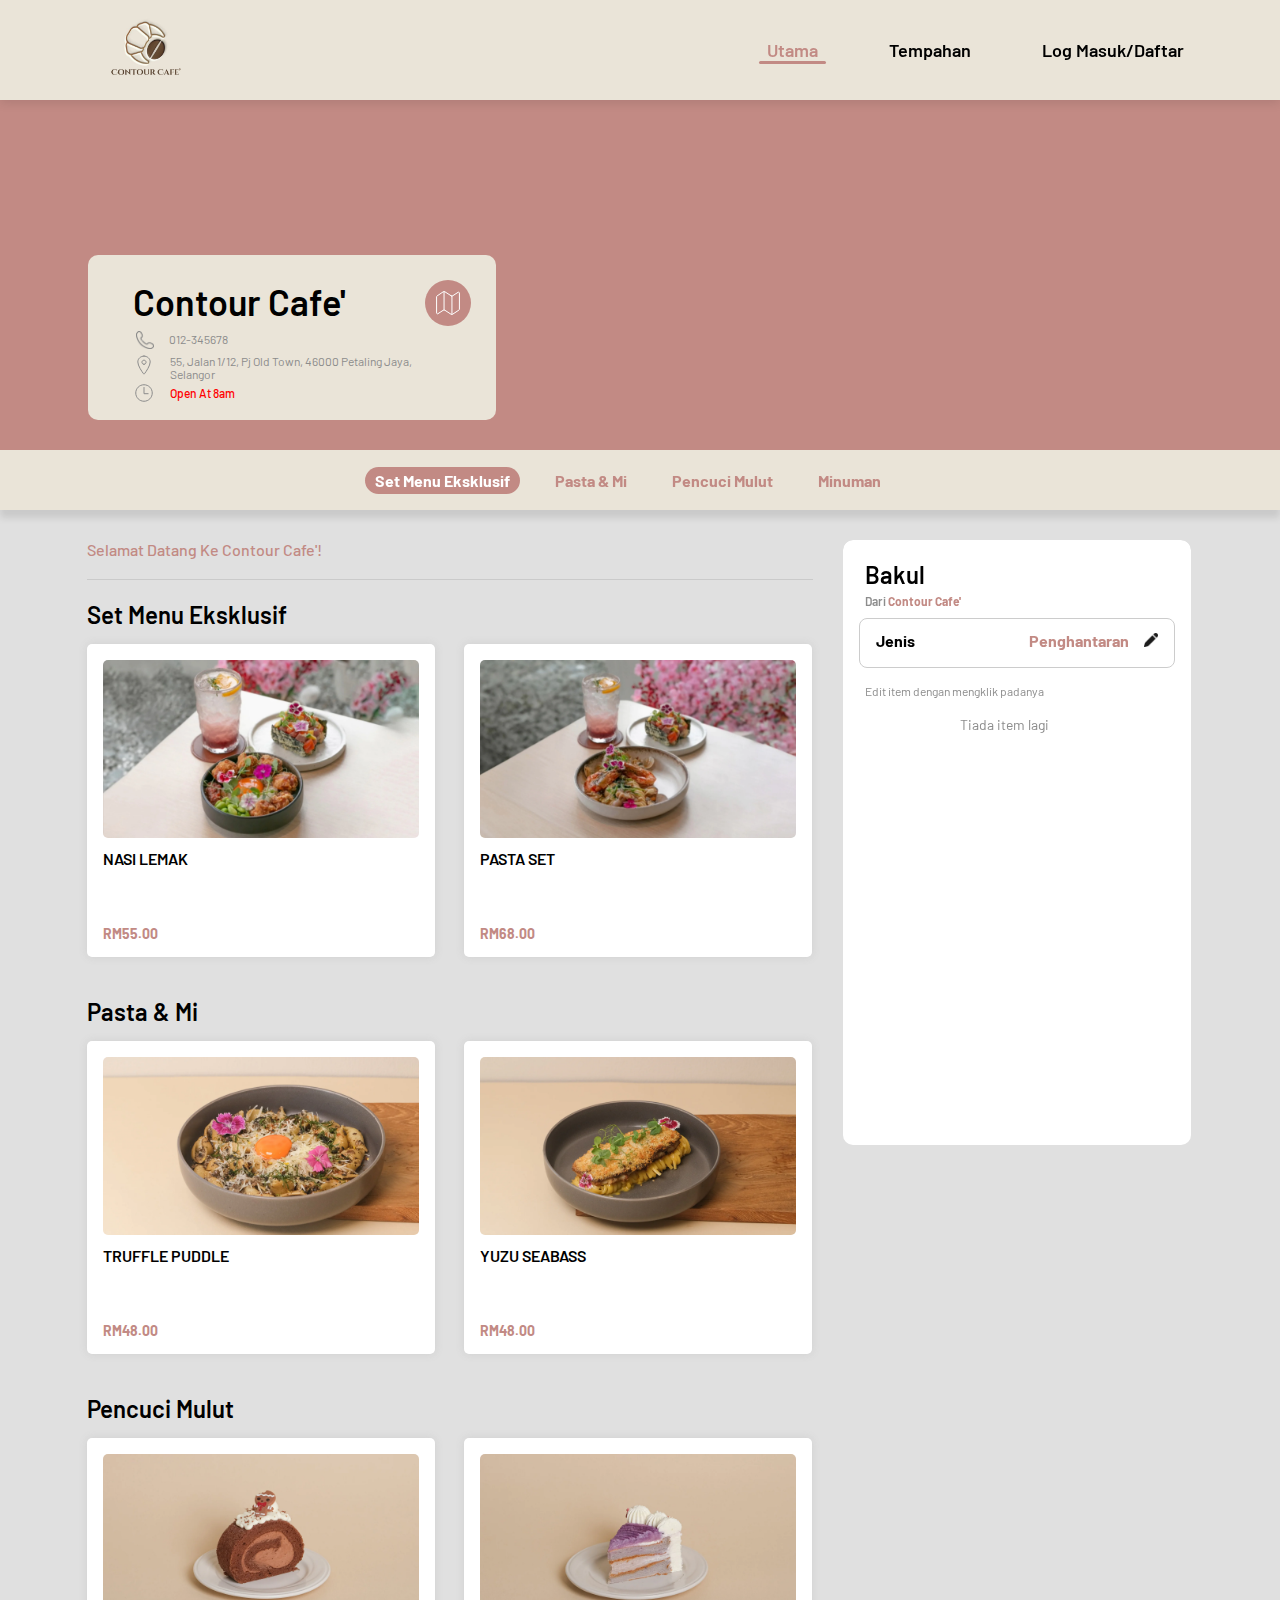
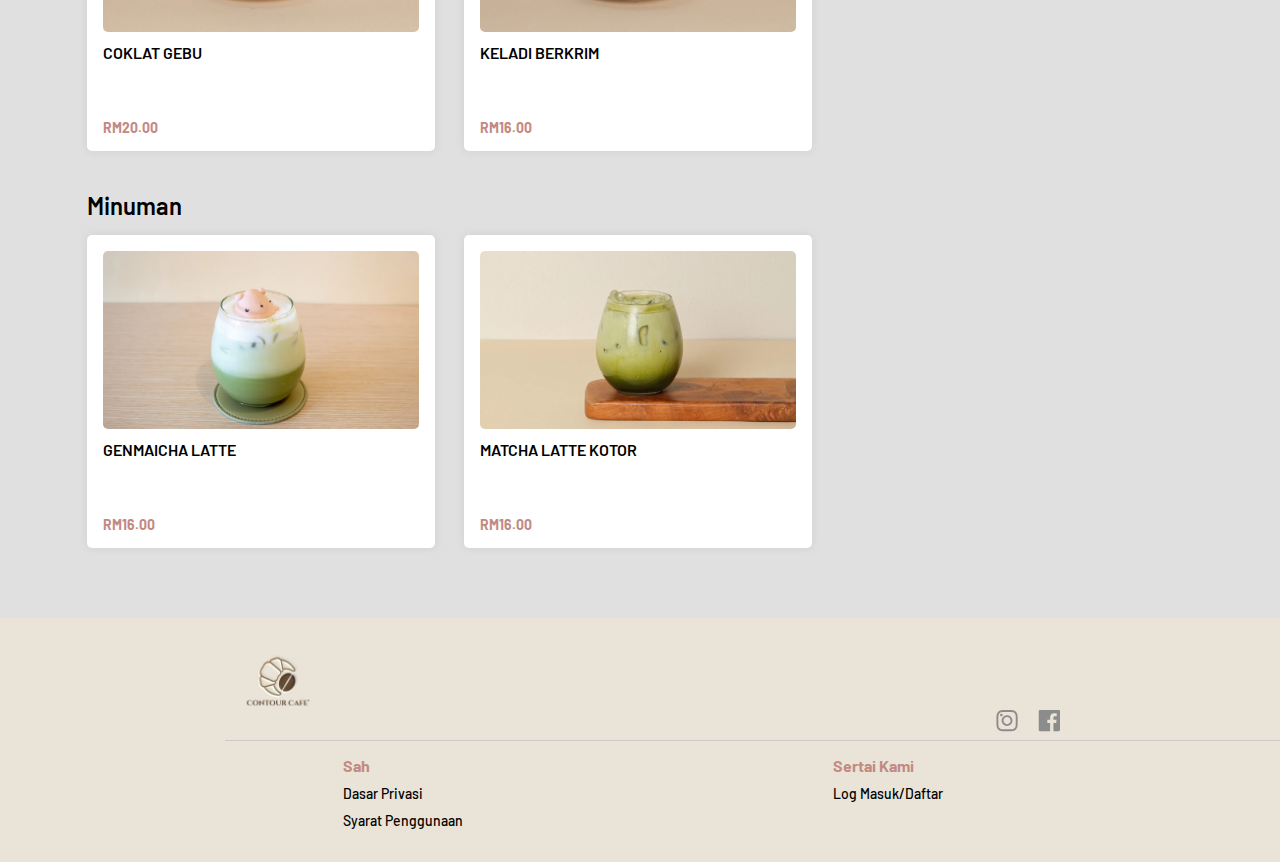
<file: index.html>
<!--WELCOME TO HOMEPAGE CONTOUR CAFE'-->

<!-- Author: Kong Jia Le' -->
<!-- Start date:12-12-2024 -->
<!-- Version: 1.0 -->
<!DOCTYPE html>
<html lang="en">
<head>
  <meta charset="UTF-8">
  <!-- Important to make website responsive-->
  <meta name="viewport" content="width=device-width, initial-scale=1.0">
  <title>Contour Cafe'</title>

  <!--Barlow fonts-->
  <link rel="preconnect" href="https://fonts.googleapis.com">
  <link rel="preconnect" href="https://fonts.gstatic.com" crossorigin>
  <link href="https://fonts.googleapis.com/css2?family=Barlow:wght@400;500;600;700&display=swap" rel="stylesheet">

  <!--Link the CSS file-->
  <link rel="stylesheet" href="css/index-style.css">
  <link rel="stylesheet" href="css/general.css">
  <link rel="stylesheet" href="css/basket-items.css">
  <link rel="stylesheet" href="css/modal-food-preview.css">
  <link rel="stylesheet" href="css/scrollbar.css">
  <link rel="icon" type="image/jpg" href="Logo image/Contour Cafe’.jpg">
  
  <!--Link the icons file-->
  <link rel="stylesheet" href="https://cdn.jsdelivr.net/npm/bootstrap-icons@1.11.3/font/bootstrap-icons.min.css">
</head>
<body id="body">
  <!--Navigation bar starts here-->
  <header>
    <div class="main-header">
      <!--Middle section starts here-->
      <div class="middle-section">
        <!--Logo section-->
        <a class="logo-link" href="">
          <img class="contour-cafe-logo" src="Logo image/Contour Cafe’.jpg" alt="">
        </a>
        <!--Links section-->
        <nav class="links-section">
          <ul>
            <li class="li-utama">
              <a class="home-link" href="#">Utama</a>
            </li>
            <li class="li-tempahan">
              <a class="order-link" href="#">Tempahan</a>
            </li>
            <li class="li-logmasuk-daftar">
              <a class="login-register-link" href="http://localhost/restaurant/signup.php">
                Log Masuk/Daftar
              </a>
            </li>
          </ul>
        </nav>
      </div>
      <!--Middle section ends here-->
    </div>
  </header>
  <!--Navigation bar ends here-->

  <!--Background image starts here-->
  <div class="div-background-image";>
    <!--Main banner starts here-->
    <div class="main-banner">
      <!--Sub banner starts here-->
      <div class="sub-banner">
        <!--Venue Details starts here-->
        <div class="venue-detail-container">

          <!--Cafe name and location icon-->
          <div class="cafe-name-and-location-icon">
            <div>
              <p class="cafe-name">Contour Cafe'</p>
            </div>
            <div class="div-banner-map-link">
                <a class="banner-map-link" target="_blank" href="https://www.google.com/maps/place/Contour/@3.0860515,101.6462004,984m/data=!3m2!1e3!4b1!4m6!3m5!1s0x31cc4befa556e89b:0x30b9864d474dcde1!8m2!3d3.0860515!4d101.6487753!16s%2Fg%2F11vd6_624y?entry=ttu&g_ep=EgoyMDI0MTIxMS4wIKXMDSoASAFQAw%3D%3D">
                  <img src="icons/banner-map.svg" alt="">
                </a>
            </div>
          </div>

          <!--Phone number, location and open hour-->
          <div class="phone-number-location-and-open-hour">

            <!--Phone number-->
            <div class="div-banner-call-icon">
              <div>
                <img class="banner-call-icon" src="icons/telephone grey.png" alt="">
              </div>
              <div class="div-phone-number">
                <span class="phone-number">012-345678</span>
              </div>
            </div>

            <!--Location-->
            <div class="div-banner-location-icon">
              <div>
                <img src="icons/banner-location.svg" alt="">
              </div>
              <div class="div-address">
                <span class="location">
                  55, Jalan 1/12, Pj Old Town, 46000 Petaling Jaya, Selangor
                </span>
              </div>
            </div>

            <!--Work hour-->
            <div class="div-work-hour">
              <div class="div-banner-time">
                <img src="icons/banner-time.svg" alt="">
              </div>
              <div class="div-open-work-hour-button">
                <button class="open-work-hour-button" id="open-work-hour-button">
                  <div>
                    Open
                  </div>
                  <button class="drop-down-button" id="drop-down-button">
                    <img class="drop-down-icon" id="drop-down-icon" src="icons/drop-down-icon.png" alt="">
                  </button>
                </button>
              </div>
            </div>

          </div>
        </div>
        <!--Venue Details ends here-->
      </div>
      <!--Sub banner ends here-->
    </div>
    <!--Main banner ends here-->
  </div>
  <!--Background image ends here-->
  
  <!--Pop up open hours menu starts here!-->
  <dialog class="open-hours-menu-dialog" id="open-hours-menu-dialog">
    <!--Inner modal above-->
    <div class="inner-modal-above">
      <div>
        <p class="opening-hours-text">Opening Hours</p>
      </div>
      <div>
        <button class="x-button" id="close-modal-button">
          <img class="close-button-image" src="icons/close-button-icon.png" alt="">
        </button>
      </div>
    </div>

      <!--Inner modal bottom-->
    <div class="inner-modal-bottom">
      <!--1st Day-->
      <div class="div-day-inner-modal">
        <div>
          <p class="first-day-inner-modal" id="1st-day">Monday:</p>
        </div>
        <div>
          <p class="first-time-inner-modal" id="1st-time">
            8am&ndash;4pm</p>
        </div>
      </div>

      <!--2nd Day-->
      <div class="div-day-inner-modal">
        <div>
          <p class="days-inner-modal" id="2nd-day">Tuesday:</p>
        </div>
        <div>
          <p class="time-inner-modal" id="2nd-time">
            8am&ndash;4pm</p>
        </div>
      </div>

      <!--3rd Day-->
      <div class="div-day-inner-modal">
        <div>
          <p class="days-inner-modal" id="3rd-day">Wednesday:</p>
        </div>
        <div>
          <p class="time-inner-modal" id="3rd-time">
            8am&ndash;6pm</p>
        </div>
      </div>

      <!--4th Day-->
      <div class="div-day-inner-modal">
        <div>
          <p class="days-inner-modal" id="4th-day">Thursday:</p>
        </div>
        <div>
          <p class="time-inner-modal" id="4th-time">
            8am&ndash;4pm</p>
        </div>
      </div>

      <!--5th Day-->
      <div class="div-day-inner-modal">
        <div>
          <p class="days-inner-modal" id="5th-day">Friday:</p>
        </div>
        <div>
          <p class="time-inner-modal" id="5th-time">
            8am&ndash;4pm</p>
        </div>
      </div>
      
      <!--6th Day-->
      <div class="div-day-inner-modal">
        <div>
          <p class="days-inner-modal" id="6th-day">Saturday:</p>
        </div>
        <div>
          <p class="time-inner-modal" id="6th-time">
            8am&ndash;6pm</p>
        </div>
      </div>

      <!--7th Day-->
      <div class="div-Sunday-inner-modal">
        <div>
          <p class="days-inner-modal" id="7th-day">Sunday:</p>
        </div>
        <div>
          <p class="time-inner-modal" id="7th-time">
            8am&ndash;6pm</p>
        </div>
      </div>

    </div>
  </dialog>
  <!--Pop up open hours menu ends here!-->

  <!--Food Section starts here!-->
  <main class="food-section">

    <!--Navigation bar Food Category starts here!-->
    <div class="navigation-bar-food-category" id="navigation-bar-food-category">
      <nav class="nav-food-category-links">
        <ul id="ul-food-category" class="ul-food-category">
          <!--EMPTY BECAUSE JS GENERATE AUTOMATICALLY-->
          <!--EMPTY BECAUSE JS GENERATE AUTOMATICALLY-->
          <!--EMPTY BECAUSE JS GENERATE AUTOMATICALLY-->
        </ul>
      </nav>
    </div>
    <!--Navigation bar Food Category ends here!-->

    <!--Food Order Menu Section starts here!-->
    <div class="food-order-menu-section-div">

      <!--Food Selection starts here!-->
      <div class="food-selection-div">
        <div>
          <p class="welcome-text">Selamat Datang Ke Contour Cafe'!</p>
        </div>

        <hr class="welcome-text-hr">
        
        <!--Food Sections and Food Previews-->
        <div class="main" id="main">
          <!--EMPTY BECAUSE JS GENERATE AUTOMATICALLY-->
          <!--EMPTY BECAUSE JS GENERATE AUTOMATICALLY-->
          <!--EMPTY BECAUSE JS GENERATE AUTOMATICALLY-->
        </div>

      </div>
      <!--Food Selection ends here!-->

      <!--Food Basket starts here!-->
      <div class="food-basket-div">
        <div class="basket-wrapper">
          <div class="basket">
            <div class="basket-main">
              <p class="basket-name">Bakul</p>
              <p style="font-size: 12px; color: rgb(140, 140, 140); margin-bottom: 10px;">Dari <strong style="color: rgb(194, 138, 132); font-size: 12px; font-weight: 700;">Contour Cafe'</strong></p>
              <a class="basket-link">
                <div class="basket-type-text" >Jenis</div>
                <div class="basket-delivery-text" >Penghantaran <img class="edit-icon" src="icons/edit icon.png" alt=""></div>
              </a>

              <p class="basket-edit-text" >Edit item dengan mengklik padanya</p>

              <div id="basket-items" class="basket-items">
                
              </div>

              <div id="checkout-summary-details" class="checkout-summary-details">
                <div class="details-top">
                  <div class="basket-subtotal-and-price">
                    <strong>Jumlah kecil</strong>
                    <strong id="subtotal-basket" class="total">RM0.00</st>
                  </div>

                  <div id="basket-tax-and-price" class="basket-tax-and-price">
                    <strong>SST(6%)</strong>
                    <strong id="tax-basket" class="total">RM0.00</stron>
                  </div>

                  <div id="rounding-and-price-basket" class="rounding-and-price-basket">
                    <strong>Membulatkan</strong>
                    <strong id="rounding-price" class="total">RM0.00</strong>
                  </div>
                </div>
                
                <div class="basket-total-and-price">
                  <strong>Jumlah</strong>
                  <strong id="total-price-basket" class="total">RM0.00</strong>
                </div>

              </div>

            </div>
            <div id="footer-basket-main" class="footer-basket-main">
              
            </div>

          </div>
        </div>
      </div>
      <!--Food Basket ends here!-->
      
    </div>
    <!--Food Order Menu Section ends here!-->

  </main>
  <!--Food Section ends here!-->

  <!--Footer starts here!-->  
  <footer>
    <div class="footer">

      <div style="display: flex; justify-content: center;">
        <div class="logo-and-socialmedia-icons-div">
          <div>
            <a href="">
              <img class="logo-image-footer" src="Logo image/Contour Cafe’.jpg" alt="">
            </a>
          </div>
          <div class="socialmedia-icons-div">
            <div class="socialmedia-icons-subdiv">
              <a class="footer-icon-link" href="https://www.instagram.com/contour.pj/?hl=en" target="_blank">
                <img class="insta-icon" src="icons/insta.svg" alt="">
              </a>
              <a class="footer-icon-link" href="https://www.facebook.com/p/ContourPJ-61551751387405/" target="_blank">
                <img class="fb-icon" src="icons/fb.svg" alt="">
              </a>
            </div>
          </div>
        </div>
      </div>
      
      <hr class="footer-hr" style="width: 1103.6px;">

      <div class="terms-and-conditions-join-us-div">

        <div class="terms-and-conditions-join-us-subdiv" >
          <div>
            <p>Sah</p>
            <a class="a-footer-link">Dasar Privasi</a>
            <a class="a-footer-link">Syarat Penggunaan</a>
          </div>
          <div>
            <p>Sertai Kami</p>
            <a href="http://localhost/restaurant/signup.php" class="a-footer-link">Log Masuk/Daftar</a>
          </div>
        </div>

      </div>

    </div>
  </footer>
  <!--Footer ends here!-->

  <!--Link the JS file-->
  <script src="js/FoodData.js"></script>
  <script src="js/generateFoodCategory.js"></script>
  <script src="js/generateFoodPreview.js"></script>
  <script src="js/generateFoodBasket.js"></script>
  <script src="js/index.js"></script>
</body>
</html>
</file>
<file: css/index-style.css>
/*
    Author: Kong Jia Le';
    Theme: Restaurant Food Order;
    version: 1.0;
*/

/*Navigation bar CSS starts here!*/
  /*Navigation bar CSS*/
  .main-header {
    position: fixed;
    top: 0;
    z-index: 10;
    width: 100%;
    height: 100px;
    display: flex;
    align-items: center;
    justify-content: center;
    background-color: #eae4d8;
    box-shadow: 0 3px 10px #0000001a;
  }

  /*Logo image CSS*/
  .contour-cafe-logo {
    width: 100px;
    height: 100px;
    border-radius: 50px; 
  }

  /*Middle navigation bar CSS*/
  .middle-section {
    display: flex;
    align-items: center;
    height: 100px;
    width: 1103.6px;
    justify-content: space-between;
    padding: 0 15px;
  }

  /*Logo and links CSS*/
  .logo,
  a {
    font-size: 18px;
    text-decoration: none;
    color: black;
    padding: 0px 8px;
  }

  /*Logo link CSS*/
  .logo-link {
    height: 100%;
  }

  /*Unordered list CSS*/
  ul {
    list-style-type: none;
    padding: 0;
    margin: 0;  
  }

  /*List items Utama and Tempahan links CSS*/
  .li-utama,
  .li-tempahan {
    margin-left: 26px;
    margin-right: 26px;
    display: inline;
  }

  /*List items Log Masuk/Daftar links CSS*/
  .li-logmasuk-daftar {
    margin-left: 26px;
    display: inline;
  }

  /*Utama link CSS*/
  .home-link {
    color: rgb(194, 138, 132);
    position: relative;
    width: max-content;
  }

  /*Before Utama link appears CSS*/
  .home-link::before {
    content: '';
    position: absolute;
    height: 3px;
    background-color: rgb(194, 138, 132);
    top: 100%;
    left: 0px;
    bottom: 0px;
    right: 0px;
    border-radius: 20px;
    transition: 0.50s ease;
    transform: scaleX(1);
    transform-origin: right;  /* Set the origin of the animation to the left */
    transition: transform 0.5s ease;  /* Transition the scale */
    cursor: pointer;
  }

  /*Tempahan link CSS*/
  .order-link {
    position: relative;
  }

  /*Hovering Tempahan link CSS*/
  .order-link:hover {
    color: rgb(194, 138, 132);
  }

  /*Log Masuk/Daftar link CSS*/
  .login-register-link {
    position: relative;
  }

  /*Hovering Log Masuk/Daftar link CSS*/
  .login-register-link:hover {
    color: rgb(194, 138, 132);
  }

  /*After Tempahan and Log Masuk/Daftar link appears CSS*/
  .order-link::after,
  .login-register-link::after {
    content: '';
    position: absolute;
    height: 3px;
    background-color: rgb(194, 138, 132);
    top: 100%;
    left: 0px;
    bottom: 0px;
    right: 0px;
    border-radius: 20px;
    transform: scaleX(0); 
    /*Underline starts from center to left and right */
    transition: transform 0.5s ease-out;  /* Transition the scale */
    cursor: pointer;
  }

  /*After Hovering Tempahan and Log Masuk/Daftar link appears CSS*/
  .order-link:hover::after,
  .login-register-link:hover::after {
    transform: scaleX(1);
  }
/*Navigation bar CSS ends here!*/

/*Background image CSS starts here*/
.div-background-image {
  background-image: url("https://ucarecdn.com/bfaaf6bc-7d48-4b9f-8766-92f6ae904c41/-/crop/6000x3376/0,0/-/resize/1600x900/");
  height: 170px;
  padding: 90px 30px;
  background-size: cover;
  background-attachment: scroll;
  background-repeat: no-repeat;
  background-position-x: 50%;
  background-position-y: 50%;
  position: relative;
  background-color: rgb(194, 138, 132);
}
/*Background image CSS ends here*/

/*Banner CSS starts here*/
  .main-banner {
    display: flex;
    justify-content: center;
    width: 100%;
    height: 165.2px;
    position: absolute;
    right: 0px;
    left: 0px;
    bottom: 30px;
  }

  .sub-banner {
    width: 1103.6px;
  }

  .venue-detail-container {
    background-color: #eae4d8;;
    width: 338px;
    height: 115.20px;
    border-radius: 10px;
    padding-left: 45px;
    padding-right: 25px;
    padding-top: 25px;
    padding-bottom: 25px;
  }

  .cafe-name-and-location-icon {
    display: flex;
    justify-content: space-between;
  }

  .cafe-name {
    font-size: 36px;
    font-weight: 600;
  }

  .div-banner-map-link {
    width: 46px;
    height: 46px;
  }

  .banner-map-link {
    display: flex;
    align-items: center;
    background-color: rgb(194, 138, 132);
    width: 30px;
    height: 46px;
    border-radius: 100px;
  }

  .banner-map-icon {
    width: 30px;
    height: 30px;
    object-fit: cover;
  }

  .div-banner-call-icon {
    display: flex;
    align-items: center;
    margin-bottom: 2px;
  }

  .banner-call-icon {
    padding-top: 5px;
    padding-left: 3px;
    width: 18px;
  }

  .phone-number,
  .location {
    color: rgb(140, 140, 140);
    font-size: 12px;
    font-weight: 400;
  }

  .div-banner-location-icon {
    display: flex;
    align-items: center;
    width: 300px;
    margin-bottom: 2px;
  }
  
  .div-phone-number,
  .div-address {
    padding-left: 15px;
    line-height: 12px;
  }

  .div-work-hour {
    display: flex;
    align-items: center;
  }

  .div-banner-time {
    display: flex;
    align-items: center;
  }

  .div-open-work-hour-button {
    display: flex;
    align-items: center;
  }

  .open-work-hour-button {
    display: flex;
    margin-left: 15px;
    width: 100px;
    font-family: Barlow;
    font-weight: 500;
    font-size: 12px;
    background-color: transparent;
    border: none;
    color: rgb(140, 140, 140);
    padding: 0px;
    cursor: pointer;
    transition: color 0.3s;
  }

  .open-work-hour-button.before-open-time {
    font-size: 12px;
    color: red;
  }

  .open-work-hour-button.before-open-time:hover {
    color: rgb(161, 0, 0);
  }

  .drop-down-button {
    background-color: transparent;
    border: none;
    cursor: pointer;
  }
  
  .drop-down-icon {
    width: 13px;
    height: 5px;
    object-fit: cover;
  }

  .drop-down-icon.close {
    visibility: hidden;
  }

  .open-work-hour-button:hover {
    color: black;
  }
/*Banner CSS ends here*/

/*Opening hours pop up modal CSS starts here*/
.open-hours-menu-dialog {
  width: 450px;
  padding: 0px;
  border: none;
  background-color: #eae4d8;
  border-radius: 10px;
  box-shadow: 0 0 20px #2c2c2c26;
  overflow: hidden;
}

.open-hours-menu-dialog[open] {
  display: flex;
  flex-direction: column;
}

.open-hours-menu-dialog::backdrop {
  background-color: rgba(0, 0, 0, 0.5);
  backdrop-filter: blur(3px);
  animation: fadeIn 0.3s ease both;
}

@keyframes fadeIn {
  from {
    opacity: 0;
  }to {
    opacity: 1;
  }
}

.inner-modal-above {
  display: flex;
  justify-content: space-between;
  align-items: center;
  width: 400px;
  height: 33.6px;
  padding: 24px 25px;
  box-shadow: 0 0 20px rgba(44, 44, 44, 0.149);
}

.opening-hours-text {
  font-size: 24px;
  font-weight: 700;
}

.x-button {
  height: 32px;
  padding: 0px;
  border: none;
  background-color: transparent;
  cursor: pointer;
}

.close-button-image {
  width: 24px;  
}

.inner-modal-bottom {
  max-height: 507.4px;
  overflow-y: auto;
  overflow-x: hidden;
  padding: 10px 32px;
}

.div-day-inner-modal {
  display: flex;
  flex-direction: row;
  justify-content: space-between;
  align-items: center;
  width: 386px;
  height: 43px;
  margin: 12px 0;
  border-bottom: solid 0.8px rgb(204, 204, 204);
}

.first-day-inner-modal {
  color: rgb(194, 138, 132);
  font-weight: 700;
}

.days-inner-modal,
.time-inner-modal,
.first-day-inner-modal,
.first-time-inner-modal {
  font-size: 18px;
  margin-bottom: 16px;
}

.days-inner-modal {
  font-weight: 500;
}

.first-time-inner-modal {
  color: rgb(194, 138, 132);
  font-weight: 700;
}

.time-inner-modal {
  font-weight: 400;
}

.div-Sunday-inner-modal {
  display: flex;
  justify-content: space-between;
  border: none;
  margin-bottom: 10px;
}

body.blur-hide-scroll-bar {
  overflow: hidden;
}
/*Opening hours pop up modal CSS ends here*/

/*Navigation bar Food Category CSS starts here!*/

.food-section {
  background-color: rgb(224, 224, 224);
}

.navigation-bar-food-category {
  position: sticky;
  top: 99.5px;
  z-index: 1;
  display: flex;
  justify-content: center;
  height: 60px;
  background-color: rgb(234, 228, 216);
  box-shadow: 0 8px 7px #0000001a;
}

.nav-food-category-links {
  display: flex;
  justify-content: center;
  align-items: center;
  height: 60px;
  width: 1103.6px;
  padding: 0px 15px;
}

.ul-food-category {
  display: flex;
}

.li-food-category {
  margin-right: 25px;
}

.food-category-link {
  color: rgb(194, 138, 132);
  font-size: 16px;
  font-weight: 700;
  padding: 4px 10px;
}

.food-category-link:hover {
  border-color: rgb(194, 138, 132);
  border: solid;
  border-radius: 15px;
  border-width: 1.6px;
}

.food-category-link:active {
  border: none;
  background-color: rgb(194, 138, 132);
  color: white;
}

.food-category-link.SetMenuEksklusif.active,
.food-category-link.PastaAndMi.active,
.food-category-link.PencuciMulut.active,
.food-category-link.Minuman.active {
  border-radius: 15px;
  border: none;
  background-color: rgb(194, 138, 132);
  color: white;
  transition: background-color 0.15s;
}

/*Navigation bar Food Category CSS starts here!*/

/*Food Order Menu CSS starts here!*/
.food-order-menu-section-div {
  display: flex;
  justify-content: center;
  padding: 30px 0px;
}

.food-selection-div {
  width: 725.725px;
  padding: 0px 15px;
}

.welcome-text {
  color: rgb(194, 138, 132);
  font-size: 16px;
  font-weight: 500;
  margin-bottom: 10px;
}

.welcome-text-hr {
  margin: 20px 0px;
  border: solid;
  border-left: none;
  border-top: none;
  border-right: none;
  border-bottom-width: 0.8px;
  border-color: rgb(202, 202, 202);
}

section::before {
  content: "";
  display: block;
  height: 180px; /* Adjust this height for offset */
  margin-top: -180px;
  visibility: hidden;
}

.food-category-text {
  margin-bottom: 15px;
  font-size: 24px;
  font-weight: 600;
}

.food-previews-div {
  display: grid;
  grid-template-columns: 377px 377px;
  margin-bottom: 40px;
}

.food-preview {
  background-color: white;
  border-radius: 5px;
  box-shadow: 0 0 8px #70707026;;
  padding: 16px;
  width: 316px;
  height: 281px;
  cursor: pointer;
}

.food-preview-image {
  width: 316px;
  border-radius: 5px;
  margin-bottom: 8px;
}

.menu-item-name {
  font-size: 16px;
  font-weight: 600;
}

.menu-item-price {
  display: inline-block;
  color: rgb(194, 138, 132);
  font-size: 14px;
  font-weight: 700;
  margin-top: 57px;
}

.decrement-and-increment-button {
  display: inline-block;
  height: auto;
  width: 62px;
}

.bi bi-dash-lg,
.bi bi-plus-lg {
  cursor: pointer;
}

.quantity {
  display: inline-block;
}
/*Food Order Menu CSS ends here!*/

/*Footer CSS starts here!*/

.footer {
  padding: 20px 220px 20px 225px;
  background-color: rgb(234, 228, 216);
  height: 204px;
}

.logo-image-footer {
  width: 90px;
  height: 90px;
}

.logo-and-socialmedia-icons-div {
  display: flex;
  width: 1103.6px;
  justify-content: space-between;
}

.socialmedia-icons-div {
  display: flex;
  flex-direction: column;
  justify-content: end;
}

.socialmedia-icons-subdiv {
  display: flex;

}

.footer-icon-link {
  align-items: center;
  width: 22px;
  height: 22px;
  margin-left: 20px;
  padding: 0px;
}

.insta-icon,
.fb-icon {
  transition: 0.3s ease;
}

.insta-icon:hover,
.fb-icon:hover {
  transform: scale(1.2);
}


.footer-hr {
  margin-bottom: 15px;
  border: solid;
  border-left: none;
  border-top: none;
  border-right: none;
  border-bottom-width: 0.8px;
  border-color: rgb(202, 202, 202);
}

.terms-and-conditions-join-us-div {
  display: flex;
  justify-content: center;
}

.terms-and-conditions-join-us-subdiv {
  display: flex;
  justify-content: space-between;
  width: 600px;
}

.terms-and-conditions-join-us-subdiv p {
  font-size: 16px;
  font-weight: 700;
}

.terms-and-conditions-join-us-subdiv a {
  font-size: 14px;
  font-weight: 500;
  padding: 0px;
  display: block;
  margin-top: 10px;
  cursor: pointer;
}

.a-footer-link:hover {
  transition: color 0.5s;
  color: rgb(206, 10, 36);
}
/*Footer CSS ends here!*/
</file>
<file: css/general.css>
/*General CSS starts here!*/

html {
  scroll-behavior: smooth;
}

body {
  font-family: Barlow;
  font-weight: 600;
  margin: 0;
  padding-top: 100px;
}

p {
  margin: 0px;
}
/*General CSS ends here!*/
</file>
<file: css/basket-items.css>
.food-basket-div {
  width: 347px;
  padding: 0px 15px;
}

.basket {
  position: relative;
  display: flex;
  flex-direction: column;
  overflow-y: hidden;
  overflow-x: hidden;
  border-radius: 10px;
}

.basket-main {
  z-index: 1;
  border-radius: 10px;
  background-color: white;
  padding: 20px 22px;
  overflow-y: auto;
  overflow-x: hidden;
  /*
  ! VERY IMPORTANT TO MAKE FOOTER MOVE WITH THE SCREEN !
  */
  height: calc(100svh - 335px);
  max-height: unset;
  /*
  ! VERY IMPORTANT TO MAKE FOOTER MOVE WITH THE SCREEN !
  */
}

.decrement-and-increment-button {
  display: flex;
  justify-content: space-between;
  align-items: top;
}

.minus-button-basket,
.plus-button-basket {
  display: flex;
  justify-content: center;
  align-items: center;
  width: 20px;
  height: 20px;
  background-color: transparent;
  cursor: pointer;
  border: none;
}

.minus-button-basket img,
.plus-button-basket img {
  width: 20px;
  height: 20px;
}

.quantity {
  display: flex;
  justify-content: center;
  align-items: center;
  margin: 0 4px;
  min-width: 14px;
  height: 20px;
  line-height: 20px;
  text-align: center;
  color: rgb(194, 138, 132);
}

.quantity span {
  font-size: 14px;
}

.basket-item-detail {
  width: 100%;
  padding-left: 15px;
  cursor: pointer;
}

.notes {
  margin: 5px 0 10px 0;
  font-size: 14px;
  font-weight: 700;
}

.checkout-summary-details.hide {
  visibility: hidden;
}

.details-top {
  border-top: 2px solid rgba(235, 235, 235, .5);
  border-bottom: 2px solid rgba(235, 235, 235, .5);
  padding: 10px 0 0;
  margin-bottom: 10px;
}

.basket-subtotal-and-price,
.basket-tax-and-price,
.rounding-and-price-basket,
.basket-total-and-price {
  display: flex;
  justify-content: space-between;
  align-items: center;
  margin-bottom: 10px;
  color: black;
}

.rounding-and-price-basket.hide {
  visibility: hidden;
}

.footer-basket-main {
  z-index: 2;
  padding: 15px 25px 20px;
  background-color: #fff;
  box-shadow: 0 0 20px rgba(44, 44, 44, 0.149);
  margin-top: -10px;
  border-radius: 0 0 10px 10px;
}

.footer-basket-main.hide {
  visibility: hidden;
}

.first-vertical-layout {
  display: flex;
  margin-bottom: 20px;
}

.basket-item-name-and-price {
  display: flex;
  flex-wrap: wrap;
  justify-content: space-between;
}

.basket-item-name-and-price p {
  font-size: 14px;
  margin-bottom: 5px;
  white-space: nowrap;
  overflow: hidden;
  text-overflow: ellipsis;
  width: 150px;
}

.basket-item-name-and-price strong {
  color: rgb(194, 138, 132);
  margin-left: 5px;
  font-size: 14px;
}

.basket-takeaway-packaging-price {
  display: flex;
  flex-wrap: nowrap;
  justify-content: space-between;
}

.basket-takeaway-packaging-price p {
  color: #8c8c8c;
  font-size: 14px;
  margin-bottom: 0;
  font-weight: 400;
}

.basket-takeaway-packaging-price strong {
  font-size: 14px;
  color: rgb(194, 138, 132);
}

.basket-subtotal-and-price,
.basket-tax-and-price,
.basket-total-and-price {
  display: flex;
  justify-content: space-between;
  color: black;
}

.basket-total-and-price strong {
  font-size: 20px;

}

.total {
  color: rgb(194, 138, 132);
}

.basket-checkout-link {
    color: #fff;
    padding: 15px;
    background-color: rgb(194, 138, 132);
    border-radius: 10px;
    margin-top: 10px;
    border: 1px solid transparent;
    text-transform: uppercase;
    display: inline-flex;
    flex-wrap: wrap;
    justify-content: space-between;
}

.checkout-text {
  font-size: 14px;
  font-weight: 700;
  margin-bottom: 0;
}

.basket-checkout-link,
.checkout-item-and-price {
  display: flex;
  justify-content: space-between;
}

.checkout-item-and-price {
  display: flex;
  align-items: center;
}

.checkout-item {
  line-height: 9px;
  padding: 4px 8px;
  background-color: #fff;
  border-radius: 10px;
  margin-right: 10px;
  color: rgb(194, 138, 132);
  font-size: 8px;
}

.checkout-price {
  font-size: 14px;
  font-weight: 700;
  line-height: inherit;
}

.rounding-and-price-basket {
  display: flex;
  justify-content: space-between;
  align-items: center;
}

p.rounding-price {
  margin: 0px;
  color: rgb(194, 138, 132);
  font-weight: 700;
  font-size: 16px
}

.food-basket-div {
  padding: 0px 15px;
  width: 350px;
}

.basket-wrapper {
  margin-top: -176px;
  padding-top: 176px;
  position: sticky;
  top: 0px;
  width: 348px;
}

.basket-name {
  font-size: 24px;
  font-weight: 600;
  margin-bottom: 5px;
}

.basket-link {
  padding: 12px 16px;
  display: flex;
  justify-content: space-between;
  width: 282px;
  height: 24px;
  margin: 0px -6px 16px -6px;
  border-radius: 8px;
  border: solid;
  border-width: 0.8px;
  border-color: rgb(204, 204, 204);
  cursor: pointer;
}

.basket-type-text {
  font-size: 16px;
  font-weight: 700;
}

.basket-delivery-text {
  font-size: 16px;
  font-weight: 700;
  color: rgb(194, 138, 132);
}

.basket-checkout-div {
  flex: 1;
}

.edit-icon {
  margin-left: 12px;
  width: 14px;
}

.basket-edit-text {
  font-family: Barlow;
  color: rgb(140, 140, 140);
  font-size: 12px;
  font-weight: 400;
  margin-bottom: 10px;
}

.basket-items-div {
  cursor: pointer;
  padding: 8px 0px 20px 15px;
}

.basket-items-div.remove-cursor-pointer {
  cursor: auto;
}

.basket-items-div p {
  font-family: Barlow;
  color: rgb(140, 140, 140);
  font-size: 14px;
  font-weight: 400;
  margin-left: 80px;
}
</file>
<file: css/modal-food-preview.css>
.food-preview-modal {
  padding: 0px;
  border: none;
  border-radius: 8px;
  max-width: 615px;
  max-height: calc(100% - 32px);
  overflow: hidden;
}

.food-preview-modal[open] {
  display: flex;
  flex-direction: column;
}

.food-preview-modal::backdrop {
  background-color: rgba(0, 0, 0, 0.5);
  backdrop-filter: blur(3px);
  animation: fadeIn 0.3s ease both;
}

.modal-title-and-and-close-button {
  width: 565px;
  background-color: white;
  display: flex;
  justify-content: space-between;
  align-items: center;
  height: 33.6px;
  padding: 24px 25px;
  z-index: 1000;
  border-radius: 8px 8px 0px 0px;
  box-shadow: 0 0 20px #2c2c2c26;;
}

.modal-title {
  font-size: 24px;
  font-weight: 700;
}

.close-button-food-preview-modal {
  background-color: transparent;
  padding: 0;
  font-size: 25px;
  font-weight: 500;
  font-family: Barlow;
  cursor: pointer;
  border: none;
}

.modal-scrollable-content {
  max-height: 765px;
  overflow-y: auto;
}

.modal-food-preview-image {
  display: flex;
  justify-content: center;
  align-items: center;
}

.food-preview-image-modal {
  width: 100%;
  height: 342px;
  object-fit: cover;
}

.modal-food-preview-name-and-price {
  display: flex;
  justify-content: space-between;
  align-items: center;
  padding: 10px 25px 17px 25px;
}

.modal-food-preview-name {
  font-family: Barlow;
  font-size: 24px;
  font-weight: 600;
}

.modal-food-preview-price {
  font-size: 24px;
  font-weight: 400;
  color: rgb(194, 138, 132);
}

.modal-food-preview-packaging-type {
  padding: 25px 25px 10px 25px;
  background-color: rgb(244, 244, 244);
}

.modal-food-preview-takeaway {
  font-weight: 700;
}

.modal-food-preview-packaging-description {
  color: rgb(85, 85, 85);
}

.modal-food-preview-packaging-choice-and-price {
  display: flex;
  justify-content: space-between;
  align-items: center;
  padding: 10px 25px;
  cursor: pointer;
}

.modal-food-preview-packaging-choice {
  font-size: 18px;
  font-weight: 400;
}

.modal-food-preview-packaging-price {
  display: flex;
  justify-content: center;
  align-items: center;
}

.modal-food-preview-packaging-price p {
  margin-right: 12px;
  font-size: 16px;
  font-weight: 500;
  color: rgb(194, 138, 132);
}

.modal-food-preview-packaging-price-tick {
  background-color: rgb(194, 138, 132);
  width: 20px;
  height: 20px;
  border-radius: 10px;
  display: flex;
  justify-content: center;
  align-items: center;
}

.modal-food-preview-packaging-price-tick img {
  padding-top: 1px;
  object-fit: cover;
}

.modal-food-preview-additional-notes {
  padding: 25px 25px 5px 25px;
  background-color: rgb(244, 244, 244);
}

.modal-food-preview-additional-notes-textarea-div {
  padding: 12px 25px 9px 25px;
}

.modal-food-preview-additional-notes-textarea {
  width: 543px;
  height: 54px;
  padding: 10px;
  border: none;
  border-bottom: 0.8px solid rgba(140, 140, 140, 0.5);
  resize: none;
  font-size: 18px;
  color: rgb(140, 140, 140);
  outline: none;
}

.modal-food-preview-additional-notes-textarea::placeholder {
  color: rgb(150, 150, 150);
  font-family: Barlow;
}

.modal-food-preview-blank {
  height: 24px;
  background-color: rgb(244, 244, 244);
}

.modal-food-preview-add-to-basket-button {
  position: sticky;
  bottom: 0;
  background-color: white;
  display: flex;
  align-items: center;
  height: 60px;
  padding: 10px 12px;
  z-index: 1000;
  box-shadow: 0 0 20px #2c2c2c26;;
}

.quantity-input-group {
  display: flex;
  justify-content: space-between;
  align-items: center;
  width: 181px;
  height: 45px;
  margin: 6px 4px;
  border: solid;
  border-width: 1.6px;
  border-color: rgb(194, 138, 132);
  border-radius: 10px;
}

.minus-button,
.plus-button {
  display: flex;
  justify-content: center;
  align-items: center;
  width: 48px;
  height: 44.8px;
  background-color: transparent;
  border: none;
  cursor: pointer;
  padding: 0px;
  border-radius: 7px 0px 0px 7px;
  transition: background-color 0.5s;
}

.plus-button {
  border-radius: 0px 7px 7px 0px;
}

.minus-button img,
.plus-button img {
  width: 21px;
  height: 21px;
}

.quantity {
  text-align: center;
  font-size: 20px;
  font-weight: 400;
  color: rgb(194, 138, 132); 
}

.minus-button:hover, .plus-button:hover {
  background-color: rgba(238, 238, 238, 0.933);
}

.minus-button:active, .plus-button:active {
  transition: 0.3s;
  background-color: rgb(194, 138, 132);
}

.add-to-basket-button {
  display: flex;
  justify-content: space-between;
  align-items: center;
  margin: 6px 4px;
  border: solid;
  border-width: 1.6px;
  border-color: rgb(194, 138, 132);
  border-radius: 10px;
  padding: 0px 20px;
  width: 390px;
  height: 44.8px;
  background-color: rgb(194, 138, 132);
  transition: background-color 0.5s;
  cursor: pointer;
}

.add-to-basket-button div {
  font-family: Barlow;
  font-size: 14px;
  font-weight: 700;
  color: white;
}

.add-to-basket-button:hover {
  background-color: white;
}

.add-to-basket-button:hover div {
  color: rgb(194, 138, 132);
}
</file>
<file: css/scrollbar.css>
::-webkit-scrollbar {
  width: 6px;
}

::-webkit-scrollbar-track {
  border-radius: 6px;
  background: #d7d7d7;
}

::-webkit-scrollbar-thumb {
  background: rgb(136, 136, 136);
  border-radius: 6px;
}
</file>
